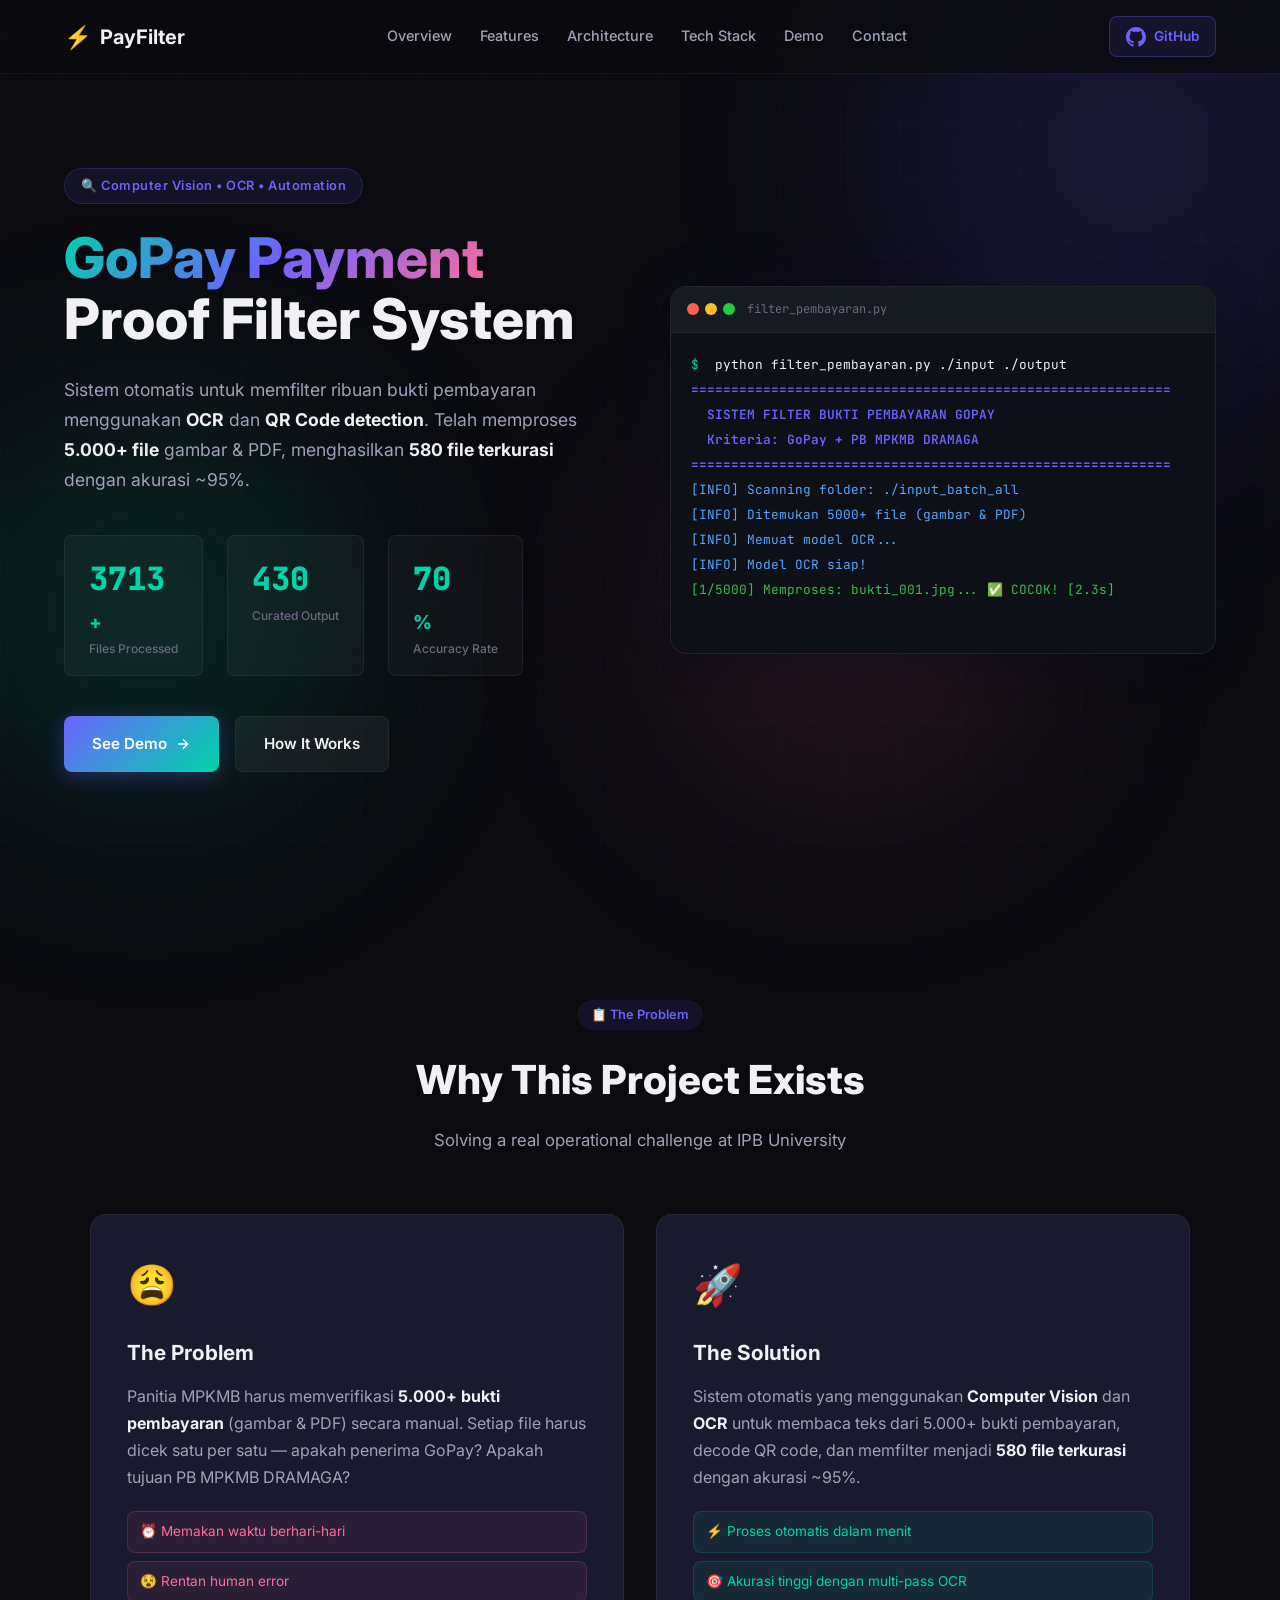
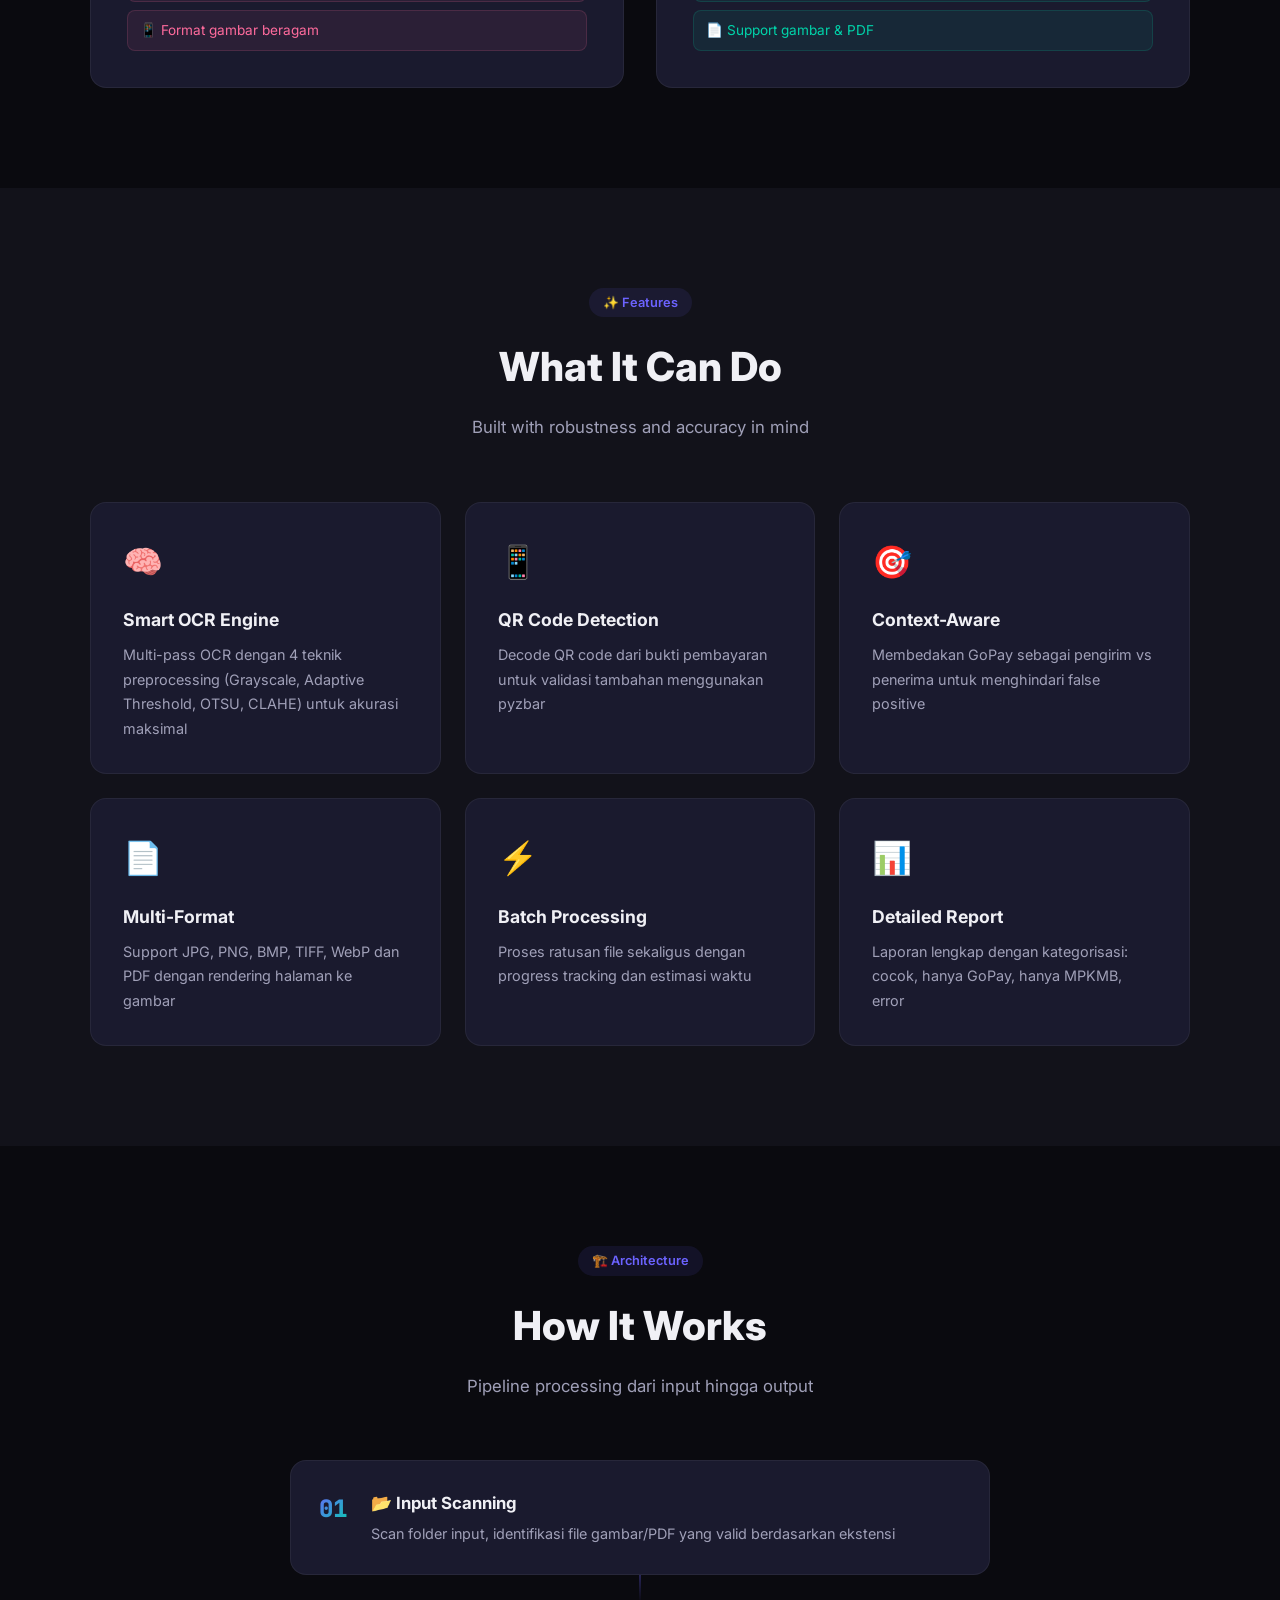
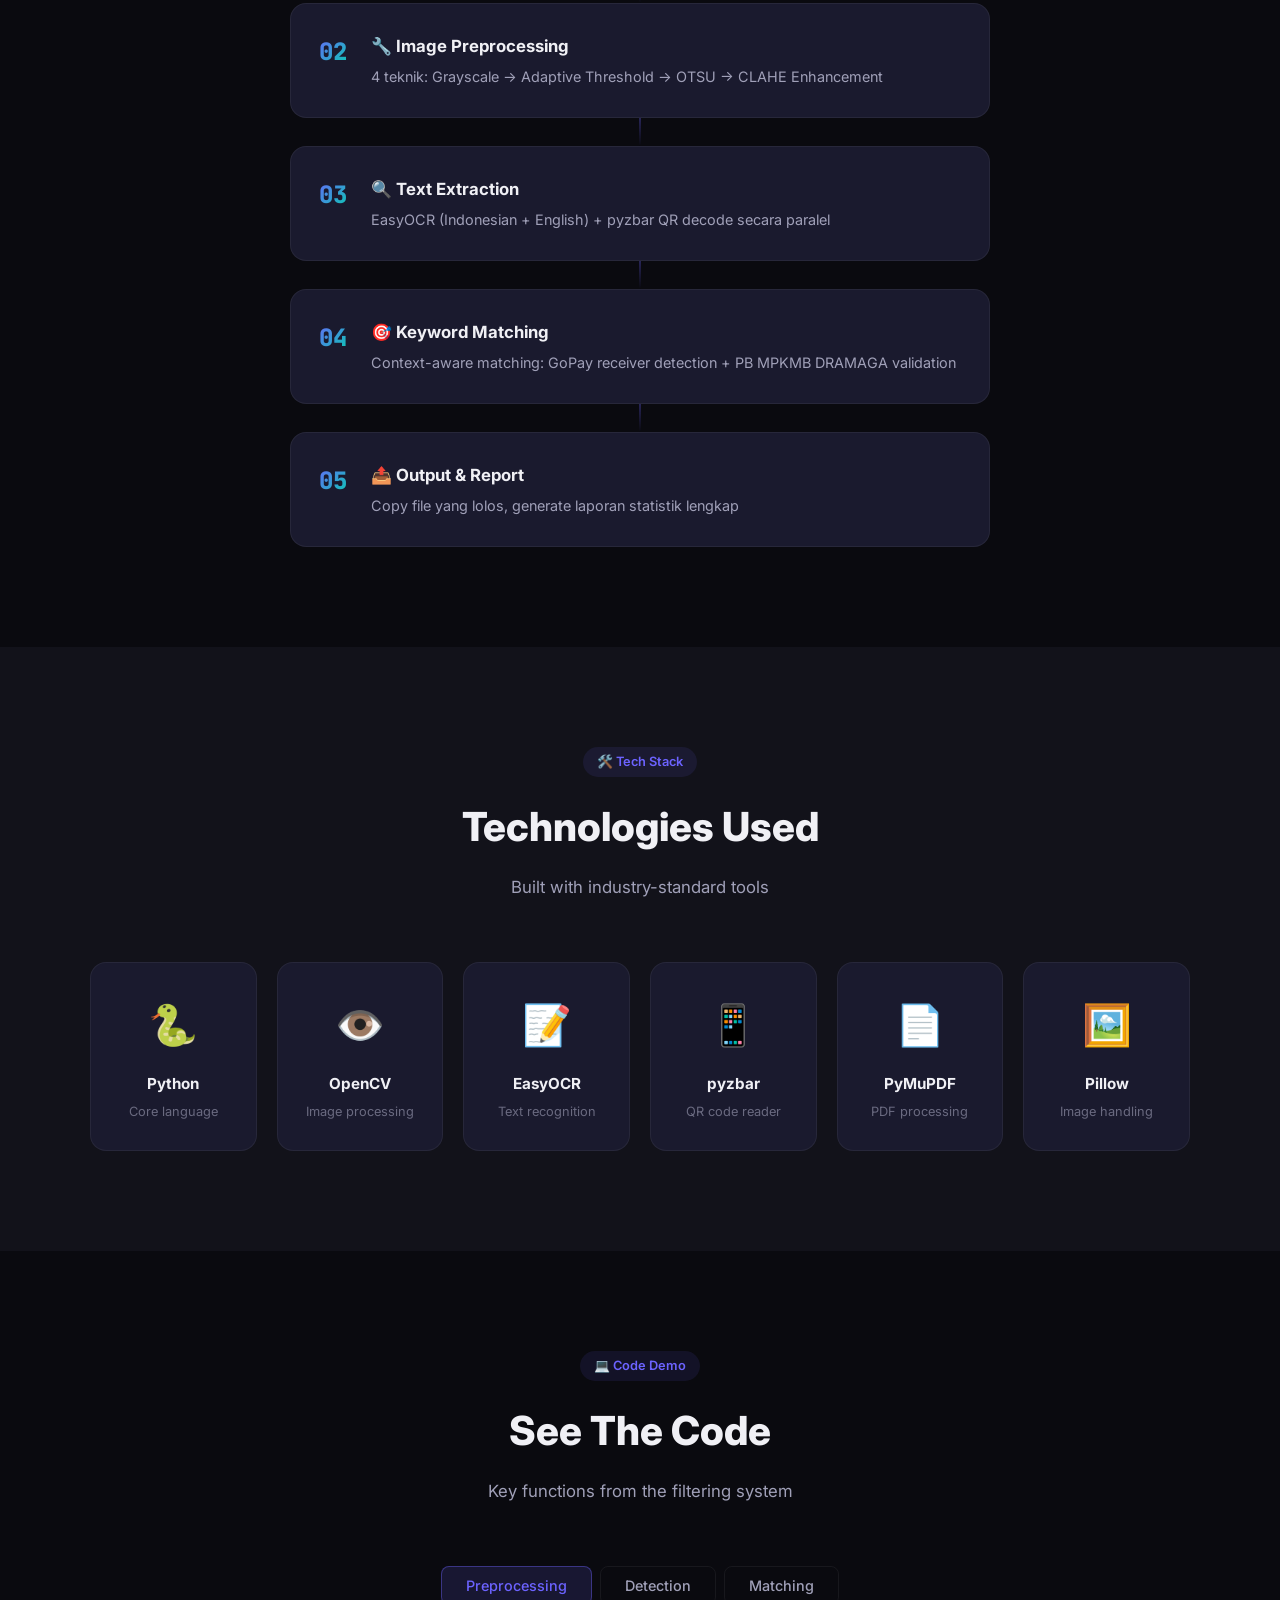
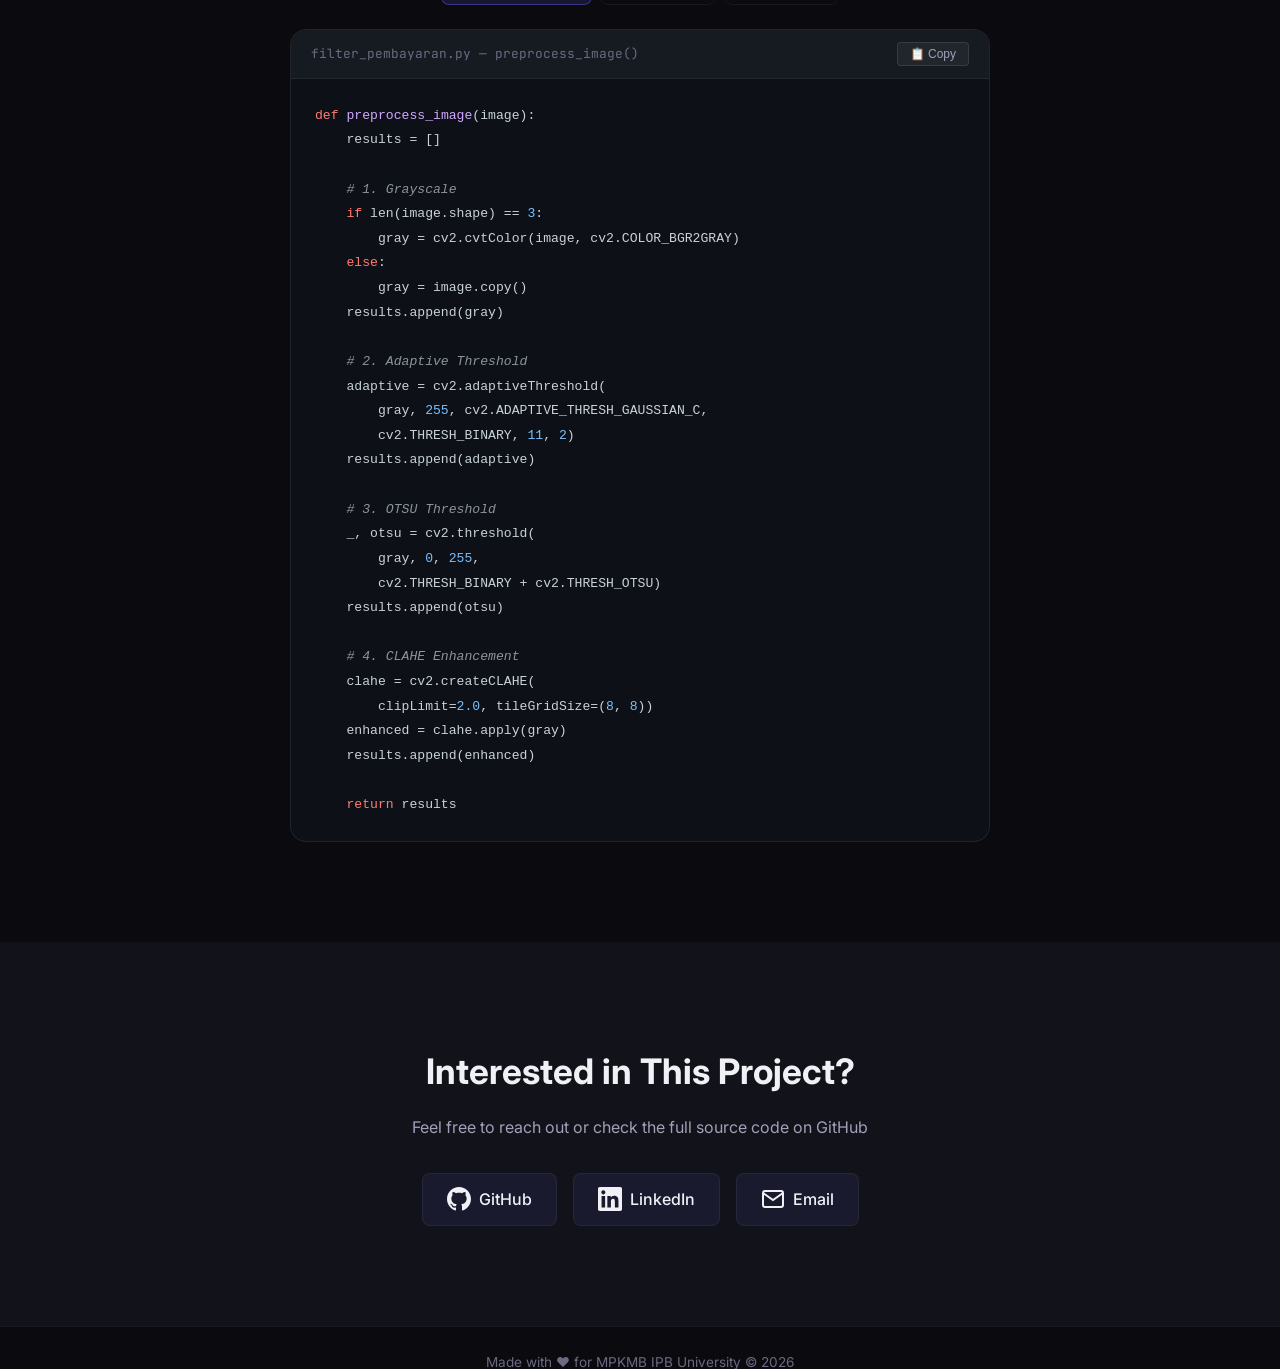
<file: index.html>
<!DOCTYPE html>
<html>
  <head>
    <meta charset="utf-8">
    <title>GoPay Payment Filter</title>
    <meta http-equiv="refresh" content="0; url=./portfolio/">
    <script>
      window.location.href = "./portfolio/";
    </script>
  </head>
  <body>
    <p>If you are not redirected automatically, follow this <a href="./portfolio/">link to the portfolio</a>.</p>
  </body>
</html>
</file>
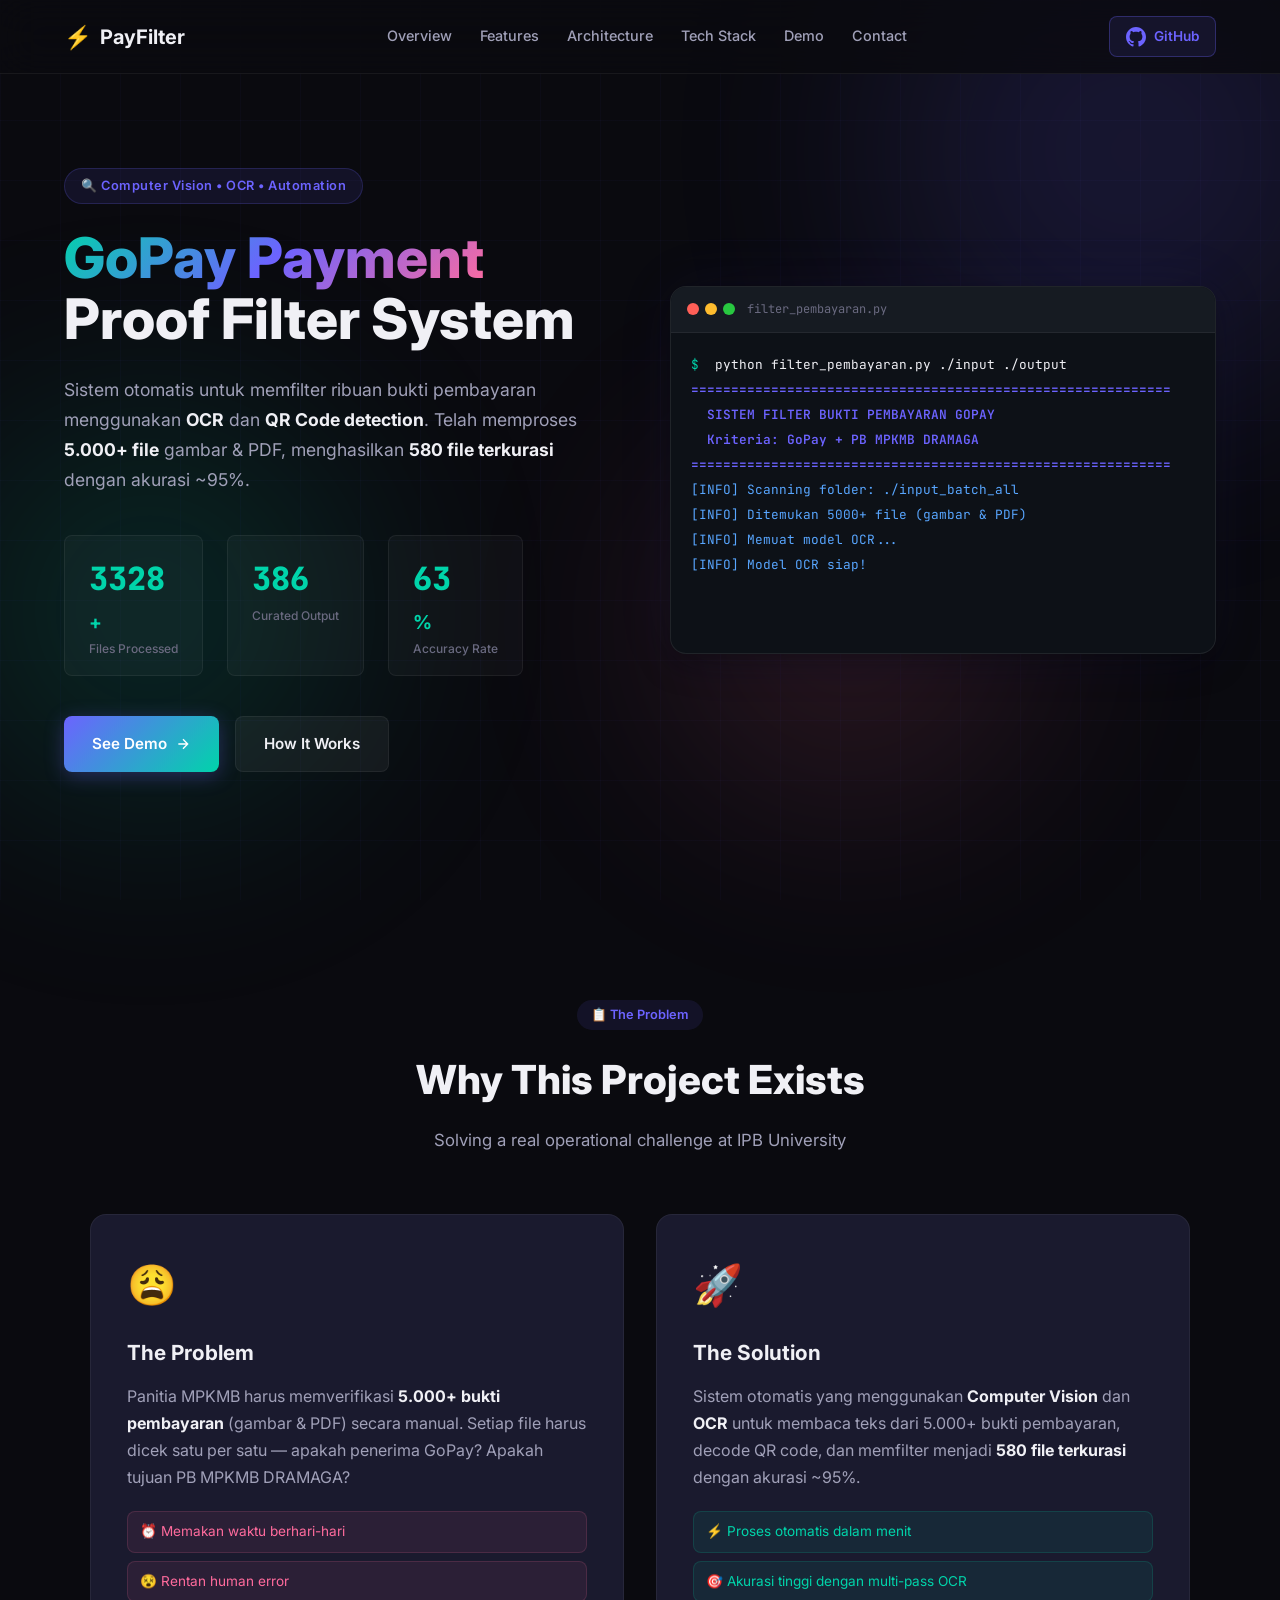
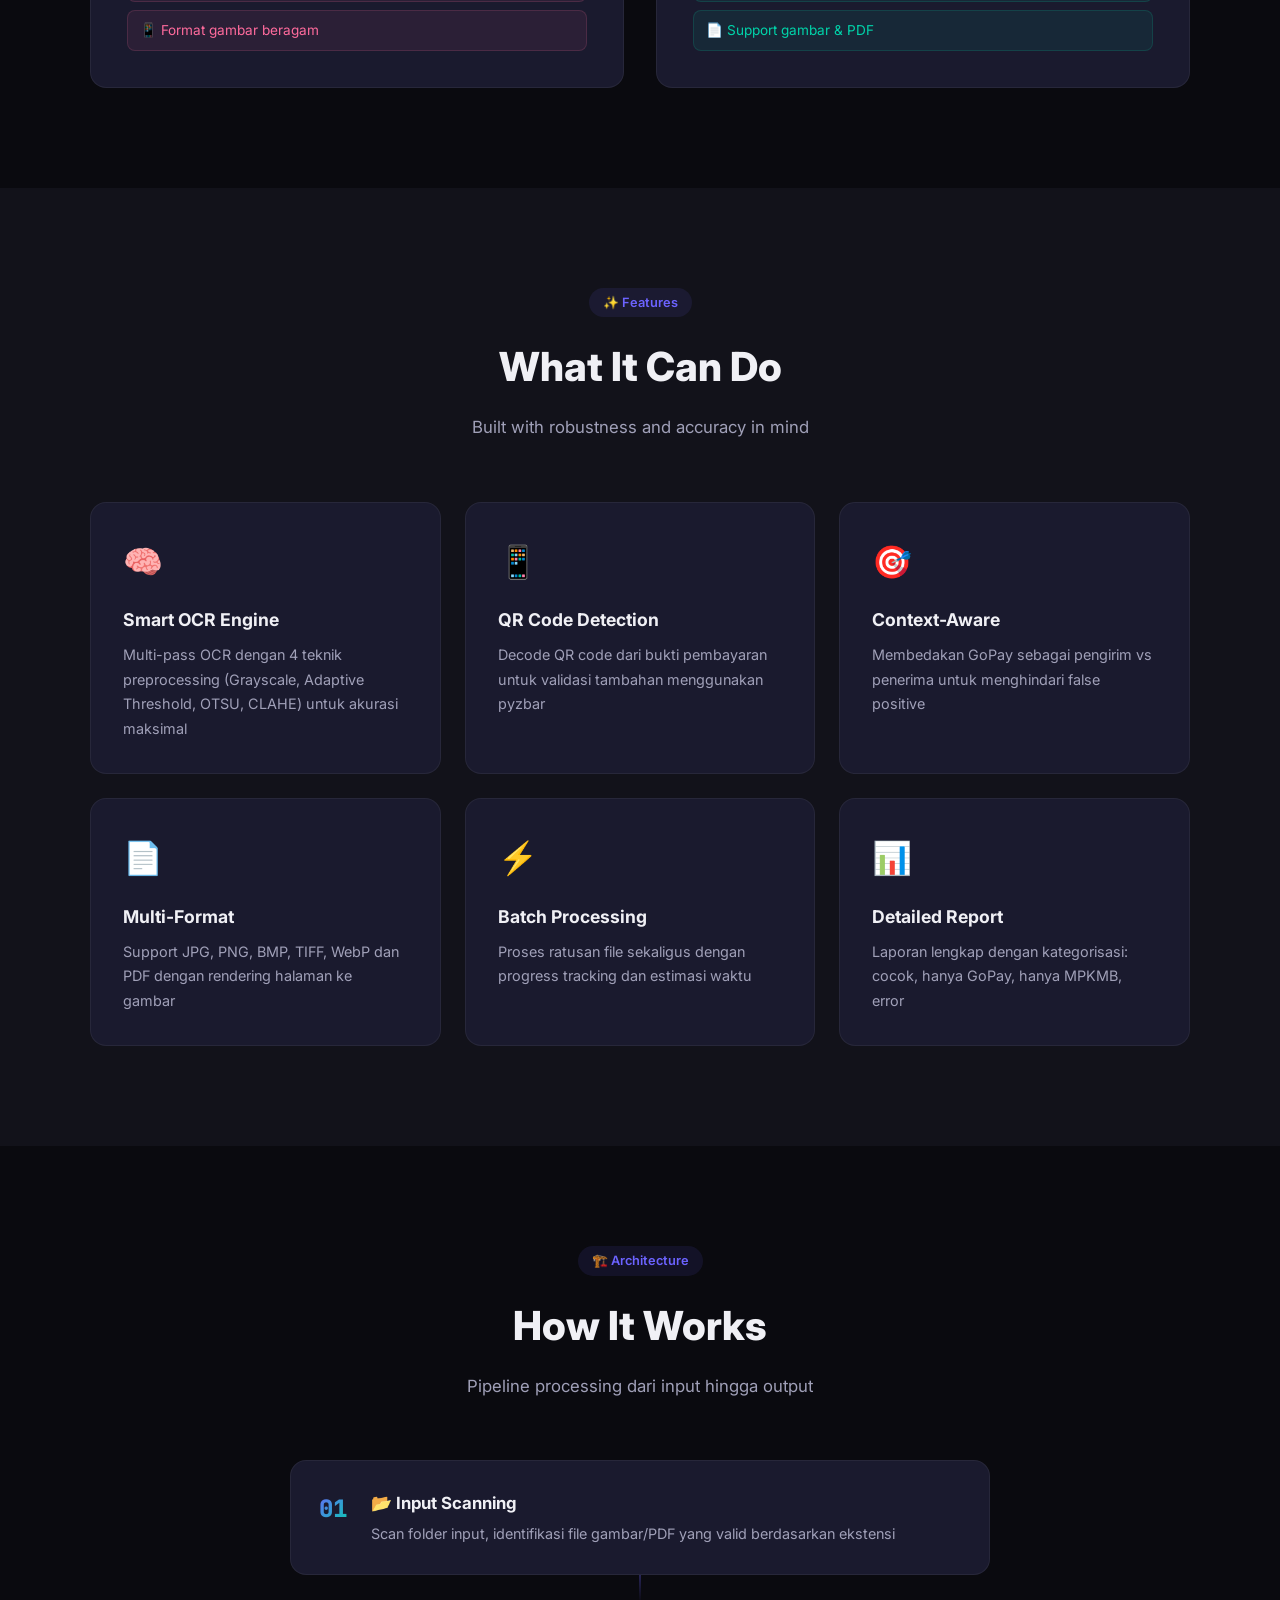
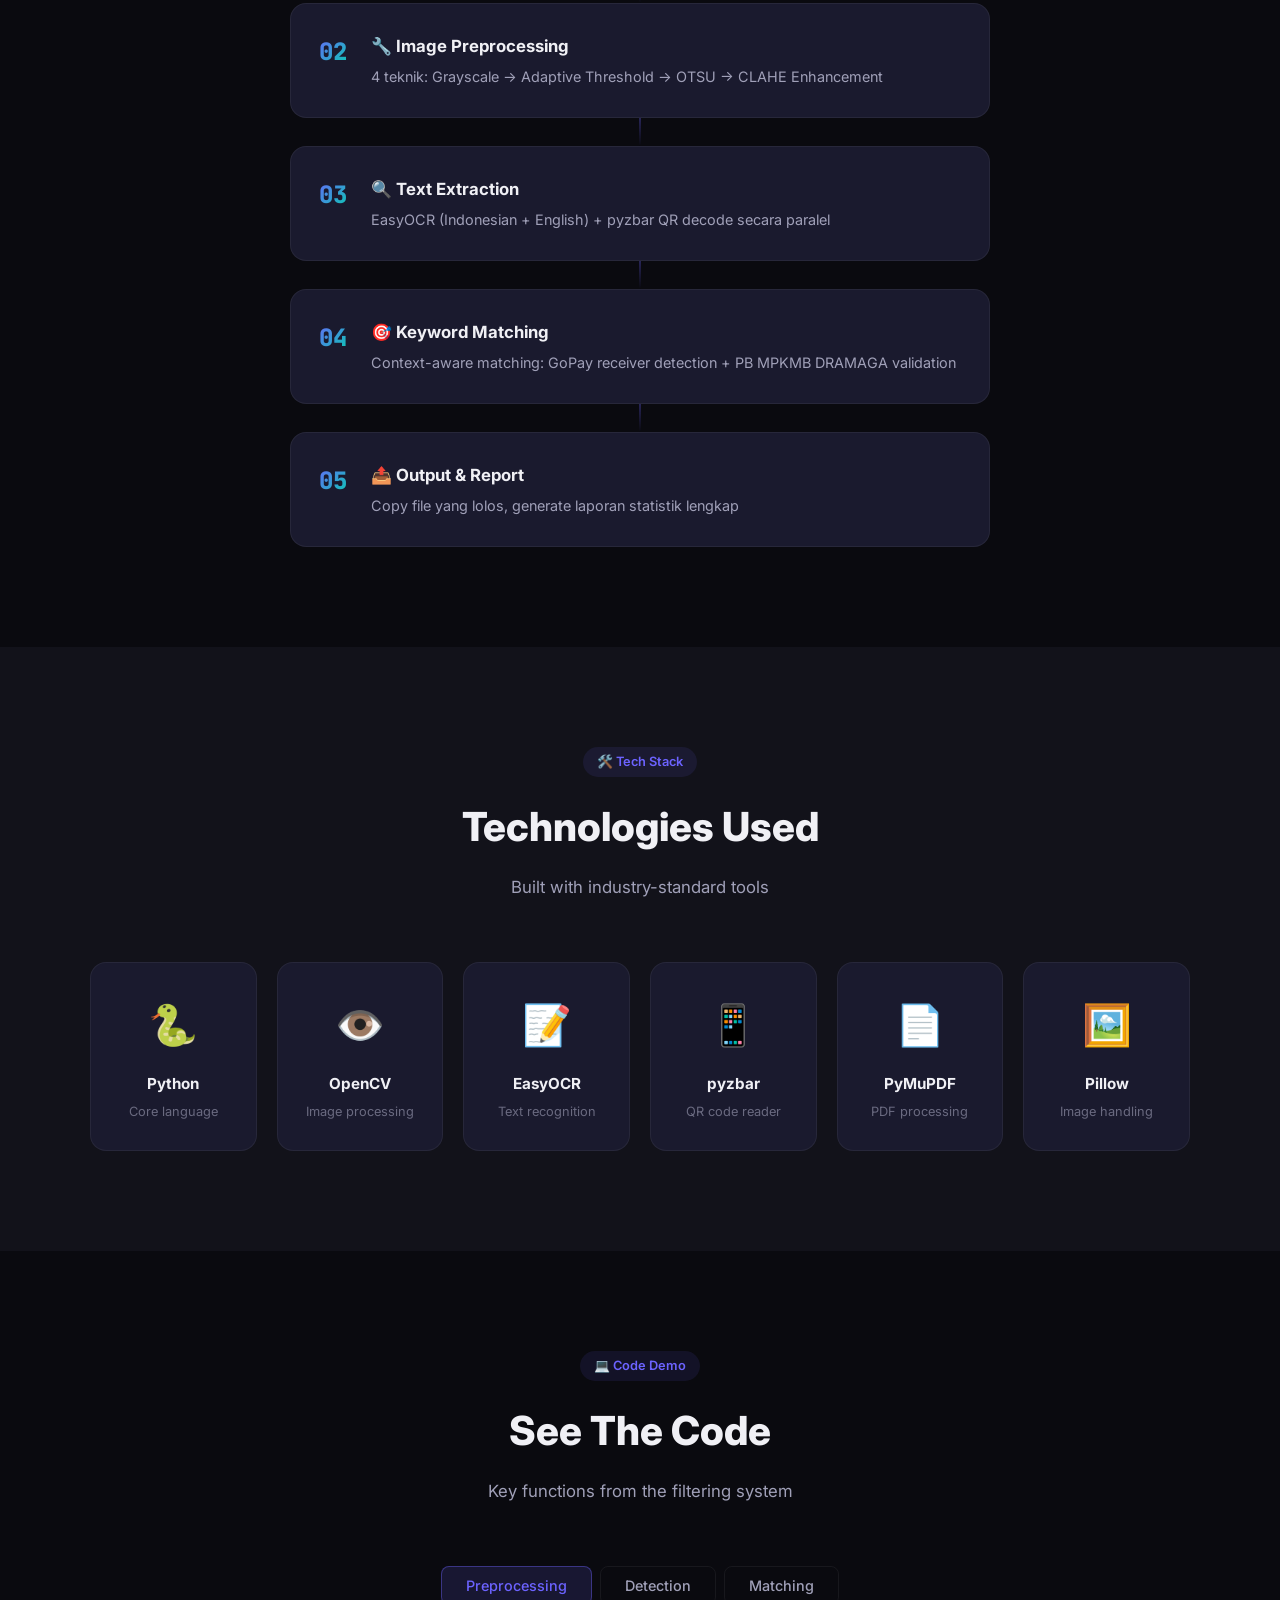
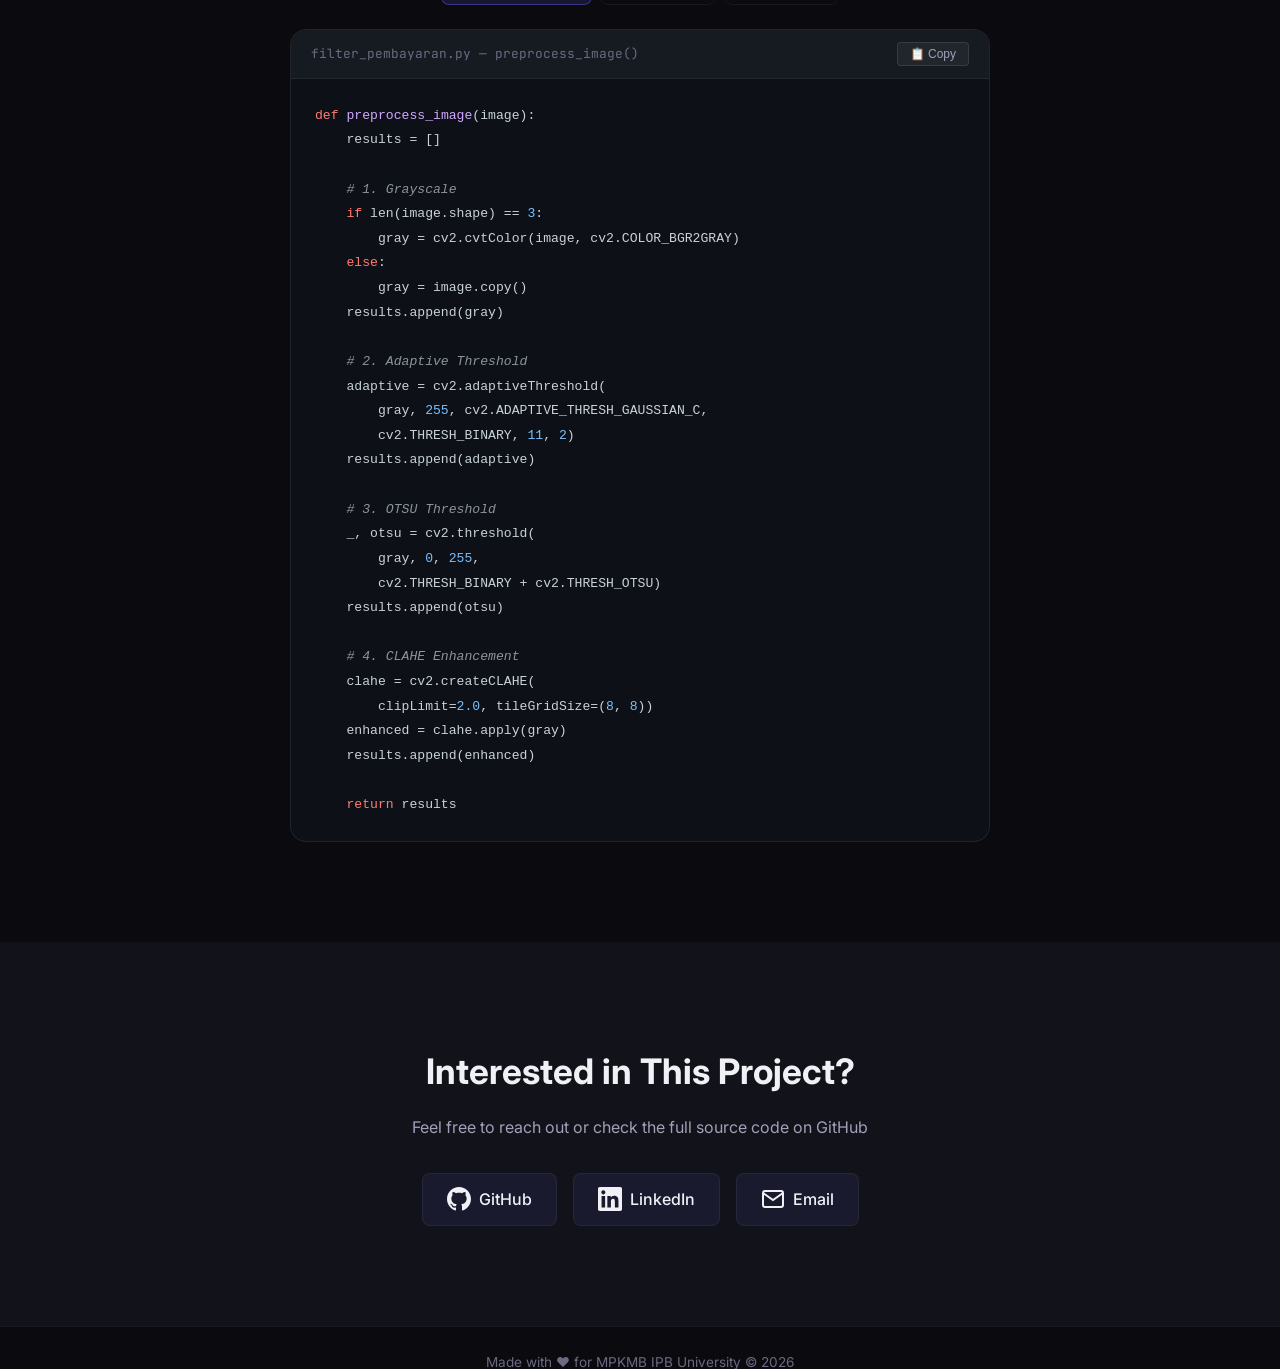
<file: portfolio/index.html>
<!DOCTYPE html>
<html lang="id">
<head>
    <meta charset="UTF-8">
    <meta name="viewport" content="width=device-width, initial-scale=1.0">
    <title>GoPay Payment Filter — Portfolio Project</title>
    <meta name="description" content="Sistem otomatis filter bukti pembayaran GoPay menggunakan OCR dan QR Code detection. Dibangun dengan Python, EasyOCR, OpenCV.">
    <link rel="preconnect" href="https://fonts.googleapis.com">
    <link href="https://fonts.googleapis.com/css2?family=Inter:wght@300;400;500;600;700;800;900&family=JetBrains+Mono:wght@400;500;600&display=swap" rel="stylesheet">
    <link rel="stylesheet" href="style.css">
</head>
<body>
    <!-- Animated background -->
    <div class="bg-grid"></div>
    <div class="glow glow-1"></div>
    <div class="glow glow-2"></div>
    <div class="glow glow-3"></div>

    <!-- Navigation -->
    <nav class="navbar" id="navbar">
        <div class="nav-container">
            <a href="#" class="nav-logo">
                <span class="logo-icon">⚡</span>
                <span>PayFilter</span>
            </a>
            <div class="nav-links">
                <a href="#overview">Overview</a>
                <a href="#features">Features</a>
                <a href="#architecture">Architecture</a>
                <a href="#tech">Tech Stack</a>
                <a href="#demo">Demo</a>
                <a href="#contact">Contact</a>
            </div>
            <a href="https://github.com/Nipebrian/gopay-payment-filter" target="_blank" class="btn-github">
                <svg width="20" height="20" viewBox="0 0 24 24" fill="currentColor"><path d="M12 0c-6.626 0-12 5.373-12 12 0 5.302 3.438 9.8 8.207 11.387.599.111.793-.261.793-.577v-2.234c-3.338.726-4.033-1.416-4.033-1.416-.546-1.387-1.333-1.756-1.333-1.756-1.089-.745.083-.729.083-.729 1.205.084 1.839 1.237 1.839 1.237 1.07 1.834 2.807 1.304 3.492.997.107-.775.418-1.305.762-1.604-2.665-.305-5.467-1.334-5.467-5.931 0-1.311.469-2.381 1.236-3.221-.124-.303-.535-1.524.117-3.176 0 0 1.008-.322 3.301 1.23.957-.266 1.983-.399 3.003-.404 1.02.005 2.047.138 3.006.404 2.291-1.552 3.297-1.23 3.297-1.23.653 1.653.242 2.874.118 3.176.77.84 1.235 1.911 1.235 3.221 0 4.609-2.807 5.624-5.479 5.921.43.372.823 1.102.823 2.222v3.293c0 .319.192.694.801.576 4.765-1.589 8.199-6.086 8.199-11.386 0-6.627-5.373-12-12-12z"/></svg>
                GitHub
            </a>
        </div>
    </nav>

    <!-- Hero Section -->
    <section class="hero" id="hero">
        <div class="hero-content">
            <div class="hero-badge">🔍 Computer Vision • OCR • Automation</div>
            <h1 class="hero-title">
                <span class="gradient-text">GoPay Payment</span><br>
                <span>Proof Filter System</span>
            </h1>
            <p class="hero-desc">
                Sistem otomatis untuk memfilter ribuan bukti pembayaran menggunakan 
                <strong>OCR</strong> dan <strong>QR Code detection</strong>. Telah memproses <strong>5.000+ file</strong> 
                gambar & PDF, menghasilkan <strong>580 file terkurasi</strong> dengan akurasi ~95%.
            </p>
            <div class="hero-stats">
                <div class="stat-card">
                    <span class="stat-number" data-target="5000">0</span><span class="stat-plus">+</span>
                    <span class="stat-label">Files Processed</span>
                </div>
                <div class="stat-card">
                    <span class="stat-number" data-target="580">0</span><span class="stat-plus"></span>
                    <span class="stat-label">Curated Output</span>
                </div>
                <div class="stat-card">
                    <span class="stat-number" data-target="95">0</span><span class="stat-plus">%</span>
                    <span class="stat-label">Accuracy Rate</span>
                </div>
            </div>
            <div class="hero-actions">
                <a href="#demo" class="btn btn-primary">
                    <span>See Demo</span>
                    <svg width="16" height="16" viewBox="0 0 24 24" fill="none" stroke="currentColor" stroke-width="2"><path d="M5 12h14M12 5l7 7-7 7"/></svg>
                </a>
                <a href="#architecture" class="btn btn-secondary">
                    <span>How It Works</span>
                </a>
            </div>
        </div>
        <div class="hero-visual">
            <div class="terminal">
                <div class="terminal-header">
                    <div class="terminal-dots">
                        <span class="dot red"></span>
                        <span class="dot yellow"></span>
                        <span class="dot green"></span>
                    </div>
                    <span class="terminal-title">filter_pembayaran.py</span>
                </div>
                <div class="terminal-body" id="terminal-output">
                    <div class="term-line"><span class="term-prompt">$</span> python filter_pembayaran.py ./input ./output</div>
                </div>
            </div>
        </div>
    </section>

    <!-- Overview -->
    <section class="section" id="overview">
        <div class="container">
            <div class="section-header">
                <span class="section-tag">📋 The Problem</span>
                <h2>Why This Project Exists</h2>
                <p>Solving a real operational challenge at IPB University</p>
            </div>
            <div class="overview-grid">
                <div class="overview-card problem">
                    <div class="card-icon">😩</div>
                    <h3>The Problem</h3>
                    <p>Panitia MPKMB harus memverifikasi <strong>5.000+ bukti pembayaran</strong> (gambar & PDF) secara manual. Setiap file harus dicek satu per satu — apakah penerima GoPay? Apakah tujuan PB MPKMB DRAMAGA?</p>
                    <div class="pain-points">
                        <span>⏰ Memakan waktu berhari-hari</span>
                        <span>😵 Rentan human error</span>
                        <span>📱 Format gambar beragam</span>
                    </div>
                </div>
                <div class="overview-card solution">
                    <div class="card-icon">🚀</div>
                    <h3>The Solution</h3>
                    <p>Sistem otomatis yang menggunakan <strong>Computer Vision</strong> dan <strong>OCR</strong> untuk membaca teks dari 5.000+ bukti pembayaran, decode QR code, dan memfilter menjadi <strong>580 file terkurasi</strong> dengan akurasi ~95%.</p>
                    <div class="pain-points success">
                        <span>⚡ Proses otomatis dalam menit</span>
                        <span>🎯 Akurasi tinggi dengan multi-pass OCR</span>
                        <span>📄 Support gambar & PDF</span>
                    </div>
                </div>
            </div>
        </div>
    </section>

    <!-- Features -->
    <section class="section section-dark" id="features">
        <div class="container">
            <div class="section-header">
                <span class="section-tag">✨ Features</span>
                <h2>What It Can Do</h2>
                <p>Built with robustness and accuracy in mind</p>
            </div>
            <div class="features-grid">
                <div class="feature-card">
                    <div class="feature-icon">🧠</div>
                    <h3>Smart OCR Engine</h3>
                    <p>Multi-pass OCR dengan 4 teknik preprocessing (Grayscale, Adaptive Threshold, OTSU, CLAHE) untuk akurasi maksimal</p>
                </div>
                <div class="feature-card">
                    <div class="feature-icon">📱</div>
                    <h3>QR Code Detection</h3>
                    <p>Decode QR code dari bukti pembayaran untuk validasi tambahan menggunakan pyzbar</p>
                </div>
                <div class="feature-card">
                    <div class="feature-icon">🎯</div>
                    <h3>Context-Aware</h3>
                    <p>Membedakan GoPay sebagai pengirim vs penerima untuk menghindari false positive</p>
                </div>
                <div class="feature-card">
                    <div class="feature-icon">📄</div>
                    <h3>Multi-Format</h3>
                    <p>Support JPG, PNG, BMP, TIFF, WebP dan PDF dengan rendering halaman ke gambar</p>
                </div>
                <div class="feature-card">
                    <div class="feature-icon">⚡</div>
                    <h3>Batch Processing</h3>
                    <p>Proses ratusan file sekaligus dengan progress tracking dan estimasi waktu</p>
                </div>
                <div class="feature-card">
                    <div class="feature-icon">📊</div>
                    <h3>Detailed Report</h3>
                    <p>Laporan lengkap dengan kategorisasi: cocok, hanya GoPay, hanya MPKMB, error</p>
                </div>
            </div>
        </div>
    </section>

    <!-- Architecture -->
    <section class="section" id="architecture">
        <div class="container">
            <div class="section-header">
                <span class="section-tag">🏗️ Architecture</span>
                <h2>How It Works</h2>
                <p>Pipeline processing dari input hingga output</p>
            </div>
            <div class="pipeline">
                <div class="pipeline-step">
                    <div class="step-number">01</div>
                    <div class="step-content">
                        <h3>📂 Input Scanning</h3>
                        <p>Scan folder input, identifikasi file gambar/PDF yang valid berdasarkan ekstensi</p>
                    </div>
                </div>
                <div class="pipeline-connector"></div>
                <div class="pipeline-step">
                    <div class="step-number">02</div>
                    <div class="step-content">
                        <h3>🔧 Image Preprocessing</h3>
                        <p>4 teknik: Grayscale → Adaptive Threshold → OTSU → CLAHE Enhancement</p>
                    </div>
                </div>
                <div class="pipeline-connector"></div>
                <div class="pipeline-step">
                    <div class="step-number">03</div>
                    <div class="step-content">
                        <h3>🔍 Text Extraction</h3>
                        <p>EasyOCR (Indonesian + English) + pyzbar QR decode secara paralel</p>
                    </div>
                </div>
                <div class="pipeline-connector"></div>
                <div class="pipeline-step">
                    <div class="step-number">04</div>
                    <div class="step-content">
                        <h3>🎯 Keyword Matching</h3>
                        <p>Context-aware matching: GoPay receiver detection + PB MPKMB DRAMAGA validation</p>
                    </div>
                </div>
                <div class="pipeline-connector"></div>
                <div class="pipeline-step">
                    <div class="step-number">05</div>
                    <div class="step-content">
                        <h3>📤 Output & Report</h3>
                        <p>Copy file yang lolos, generate laporan statistik lengkap</p>
                    </div>
                </div>
            </div>
        </div>
    </section>

    <!-- Tech Stack -->
    <section class="section section-dark" id="tech">
        <div class="container">
            <div class="section-header">
                <span class="section-tag">🛠️ Tech Stack</span>
                <h2>Technologies Used</h2>
                <p>Built with industry-standard tools</p>
            </div>
            <div class="tech-grid">
                <div class="tech-card">
                    <div class="tech-logo">🐍</div>
                    <h3>Python</h3>
                    <p>Core language</p>
                </div>
                <div class="tech-card">
                    <div class="tech-logo">👁️</div>
                    <h3>OpenCV</h3>
                    <p>Image processing</p>
                </div>
                <div class="tech-card">
                    <div class="tech-logo">📝</div>
                    <h3>EasyOCR</h3>
                    <p>Text recognition</p>
                </div>
                <div class="tech-card">
                    <div class="tech-logo">📱</div>
                    <h3>pyzbar</h3>
                    <p>QR code reader</p>
                </div>
                <div class="tech-card">
                    <div class="tech-logo">📄</div>
                    <h3>PyMuPDF</h3>
                    <p>PDF processing</p>
                </div>
                <div class="tech-card">
                    <div class="tech-logo">🖼️</div>
                    <h3>Pillow</h3>
                    <p>Image handling</p>
                </div>
            </div>
        </div>
    </section>

    <!-- Code Demo -->
    <section class="section" id="demo">
        <div class="container">
            <div class="section-header">
                <span class="section-tag">💻 Code Demo</span>
                <h2>See The Code</h2>
                <p>Key functions from the filtering system</p>
            </div>
            <div class="code-tabs">
                <button class="code-tab active" data-tab="preprocessing">Preprocessing</button>
                <button class="code-tab" data-tab="detection">Detection</button>
                <button class="code-tab" data-tab="matching">Matching</button>
            </div>
            <div class="code-panels">
                <div class="code-panel active" id="panel-preprocessing">
                    <div class="code-block">
                        <div class="code-header">
                            <span>filter_pembayaran.py — preprocess_image()</span>
                            <button class="copy-btn" onclick="copyCode(this)">📋 Copy</button>
                        </div>
                        <pre><code><span class="kw">def</span> <span class="fn">preprocess_image</span>(image):
    results = []

    <span class="cm"># 1. Grayscale</span>
    <span class="kw">if</span> len(image.shape) == <span class="num">3</span>:
        gray = cv2.cvtColor(image, cv2.COLOR_BGR2GRAY)
    <span class="kw">else</span>:
        gray = image.copy()
    results.append(gray)

    <span class="cm"># 2. Adaptive Threshold</span>
    adaptive = cv2.adaptiveThreshold(
        gray, <span class="num">255</span>, cv2.ADAPTIVE_THRESH_GAUSSIAN_C,
        cv2.THRESH_BINARY, <span class="num">11</span>, <span class="num">2</span>)
    results.append(adaptive)

    <span class="cm"># 3. OTSU Threshold</span>
    _, otsu = cv2.threshold(
        gray, <span class="num">0</span>, <span class="num">255</span>,
        cv2.THRESH_BINARY + cv2.THRESH_OTSU)
    results.append(otsu)

    <span class="cm"># 4. CLAHE Enhancement</span>
    clahe = cv2.createCLAHE(
        clipLimit=<span class="num">2.0</span>, tileGridSize=(<span class="num">8</span>, <span class="num">8</span>))
    enhanced = clahe.apply(gray)
    results.append(enhanced)

    <span class="kw">return</span> results</code></pre>
                    </div>
                </div>
                <div class="code-panel" id="panel-detection">
                    <div class="code-block">
                        <div class="code-header">
                            <span>filter_pembayaran.py — extract_text_ocr()</span>
                            <button class="copy-btn" onclick="copyCode(this)">📋 Copy</button>
                        </div>
                        <pre><code><span class="kw">def</span> <span class="fn">extract_text_ocr</span>(reader, image):
    all_texts = []
    image = resize_if_needed(image)
    preprocessed = preprocess_image(image)

    <span class="cm"># OCR on grayscale</span>
    <span class="kw">try</span>:
        results = reader.readtext(
            preprocessed[<span class="num">0</span>],
            detail=<span class="num">0</span>, paragraph=<span class="kw">True</span>)
        all_texts.extend(results)
    <span class="kw">except</span> Exception:
        <span class="kw">pass</span>

    <span class="cm"># Fallback: enhanced contrast</span>
    <span class="kw">if</span> len(all_texts) < <span class="num">3</span>:
        <span class="kw">try</span>:
            results = reader.readtext(
                preprocessed[<span class="num">3</span>],
                detail=<span class="num">0</span>, paragraph=<span class="kw">True</span>)
            all_texts.extend(results)
        <span class="kw">except</span> Exception:
            <span class="kw">pass</span>

    <span class="kw">return</span> all_texts</code></pre>
                    </div>
                </div>
                <div class="code-panel" id="panel-matching">
                    <div class="code-block">
                        <div class="code-header">
                            <span>filter_pembayaran.py — check_gopay_recipient()</span>
                            <button class="copy-btn" onclick="copyCode(this)">📋 Copy</button>
                        </div>
                        <pre><code><span class="kw">def</span> <span class="fn">check_gopay_recipient</span>(texts, qr_data):
    combined = <span class="str">" "</span>.join(texts).lower()
    qr_text = <span class="str">" "</span>.join(qr_data).lower()
    all_text = <span class="str">" "</span>.join(
        (combined + <span class="str">" "</span> + qr_text).split())

    <span class="cm"># 1. Exact phrase matching</span>
    <span class="kw">for</span> kw <span class="kw">in</span> GOPAY_RECEIVER_KEYWORDS:
        <span class="kw">if</span> kw <span class="kw">in</span> all_text:
            <span class="kw">return True</span>, kw

    <span class="cm"># 2. Context-aware detection</span>
    has_gopay = <span class="kw">any</span>(
        g <span class="kw">in</span> all_text
        <span class="kw">for</span> g <span class="kw">in</span> GOPAY_GENERAL)
    <span class="kw">if</span> has_gopay:
        is_sender = <span class="kw">any</span>(
            s <span class="kw">in</span> all_text
            <span class="kw">for</span> s <span class="kw">in</span> GOPAY_SENDER_KEYWORDS)
        has_recv = <span class="kw">any</span>(
            r <span class="kw">in</span> all_text
            <span class="kw">for</span> r <span class="kw">in</span> [<span class="str">"penerima"</span>,
                <span class="str">"ditransfer ke"</span>, <span class="str">"tujuan"</span>])
        <span class="kw">if</span> has_recv <span class="kw">and not</span> is_sender:
            <span class="kw">return True</span>, <span class="str">"gopay (context)"</span>

    <span class="kw">return False</span>, <span class="kw">None</span></code></pre>
                    </div>
                </div>
            </div>
        </div>
    </section>

    <!-- Contact -->
    <section class="section section-dark" id="contact">
        <div class="container">
            <div class="contact-content">
                <h2>Interested in This Project?</h2>
                <p>Feel free to reach out or check the full source code on GitHub</p>
                <div class="contact-links">
                    <a href="https://github.com/Nipebrian" class="contact-link" target="_blank">
                        <svg width="24" height="24" viewBox="0 0 24 24" fill="currentColor"><path d="M12 0c-6.626 0-12 5.373-12 12 0 5.302 3.438 9.8 8.207 11.387.599.111.793-.261.793-.577v-2.234c-3.338.726-4.033-1.416-4.033-1.416-.546-1.387-1.333-1.756-1.333-1.756-1.089-.745.083-.729.083-.729 1.205.084 1.839 1.237 1.839 1.237 1.07 1.834 2.807 1.304 3.492.997.107-.775.418-1.305.762-1.604-2.665-.305-5.467-1.334-5.467-5.931 0-1.311.469-2.381 1.236-3.221-.124-.303-.535-1.524.117-3.176 0 0 1.008-.322 3.301 1.23.957-.266 1.983-.399 3.003-.404 1.02.005 2.047.138 3.006.404 2.291-1.552 3.297-1.23 3.297-1.23.653 1.653.242 2.874.118 3.176.77.84 1.235 1.911 1.235 3.221 0 4.609-2.807 5.624-5.479 5.921.43.372.823 1.102.823 2.222v3.293c0 .319.192.694.801.576 4.765-1.589 8.199-6.086 8.199-11.386 0-6.627-5.373-12-12-12z"/></svg>
                        GitHub
                    </a>
                    <a href="https://linkedin.com/in/hanif-febrian-3a9688260/" class="contact-link" target="_blank">
                        <svg width="24" height="24" viewBox="0 0 24 24" fill="currentColor"><path d="M20.447 20.452h-3.554v-5.569c0-1.328-.027-3.037-1.852-3.037-1.853 0-2.136 1.445-2.136 2.939v5.667H9.351V9h3.414v1.561h.046c.477-.9 1.637-1.85 3.37-1.85 3.601 0 4.267 2.37 4.267 5.455v6.286zM5.337 7.433c-1.144 0-2.063-.926-2.063-2.065 0-1.138.92-2.063 2.063-2.063 1.14 0 2.064.925 2.064 2.063 0 1.139-.925 2.065-2.064 2.065zm1.782 13.019H3.555V9h3.564v11.452zM22.225 0H1.771C.792 0 0 .774 0 1.729v20.542C0 23.227.792 24 1.771 24h20.451C23.2 24 24 23.227 24 22.271V1.729C24 .774 23.2 0 22.222 0h.003z"/></svg>
                        LinkedIn
                    </a>
                    <a href="mailto:hanif.brian05@gmail.com" class="contact-link">
                        <svg width="24" height="24" viewBox="0 0 24 24" fill="none" stroke="currentColor" stroke-width="2"><path d="M4 4h16c1.1 0 2 .9 2 2v12c0 1.1-.9 2-2 2H4c-1.1 0-2-.9-2-2V6c0-1.1.9-2 2-2z"/><polyline points="22,6 12,13 2,6"/></svg>
                        Email
                    </a>
                </div>
            </div>
        </div>
    </section>

    <!-- Footer -->
    <footer class="footer">
        <p>Made with ❤️ for MPKMB IPB University &copy; 2026</p>
    </footer>

    <script src="script.js"></script>
</body>
</html>
</file>
<file: portfolio/style.css>
/* ===== ROOT & RESET ===== */
:root {
    --bg-primary: #0a0a0f;
    --bg-secondary: #12121a;
    --bg-card: #1a1a2e;
    --bg-card-hover: #22223a;
    --text-primary: #f0f0f5;
    --text-secondary: #a0a0b8;
    --text-muted: #6a6a80;
    --accent-1: #6c63ff;
    --accent-2: #00d4aa;
    --accent-3: #ff6b9d;
    --gradient-1: linear-gradient(135deg, #6c63ff, #00d4aa);
    --gradient-2: linear-gradient(135deg, #ff6b9d, #6c63ff);
    --gradient-3: linear-gradient(135deg, #00d4aa, #6c63ff, #ff6b9d);
    --border: rgba(255,255,255,0.06);
    --shadow: 0 8px 32px rgba(0,0,0,0.4);
    --radius: 16px;
    --radius-sm: 8px;
    --font: 'Inter', -apple-system, sans-serif;
    --mono: 'JetBrains Mono', monospace;
}

*, *::before, *::after {
    margin: 0; padding: 0; box-sizing: border-box;
}

html {
    scroll-behavior: smooth;
    scroll-padding-top: 80px;
}

body {
    font-family: var(--font);
    background: var(--bg-primary);
    color: var(--text-primary);
    line-height: 1.7;
    overflow-x: hidden;
    -webkit-font-smoothing: antialiased;
}

/* ===== ANIMATED BACKGROUND ===== */
.bg-grid {
    position: fixed; inset: 0; z-index: -2;
    background-image:
        linear-gradient(rgba(108,99,255,0.03) 1px, transparent 1px),
        linear-gradient(90deg, rgba(108,99,255,0.03) 1px, transparent 1px);
    background-size: 60px 60px;
}

.glow {
    position: fixed; border-radius: 50%; filter: blur(120px); z-index: -1;
    opacity: 0.15; pointer-events: none;
}
.glow-1 { width: 500px; height: 500px; background: var(--accent-1); top: -100px; right: -100px; animation: float 15s ease-in-out infinite; }
.glow-2 { width: 400px; height: 400px; background: var(--accent-2); bottom: 10%; left: -50px; animation: float 20s ease-in-out infinite reverse; }
.glow-3 { width: 350px; height: 350px; background: var(--accent-3); top: 50%; right: 20%; animation: float 18s ease-in-out infinite 3s; }

@keyframes float {
    0%, 100% { transform: translate(0, 0) scale(1); }
    33% { transform: translate(30px, -30px) scale(1.05); }
    66% { transform: translate(-20px, 20px) scale(0.95); }
}

/* ===== NAVBAR ===== */
.navbar {
    position: fixed; top: 0; left: 0; right: 0; z-index: 1000;
    background: rgba(10,10,15,0.8);
    backdrop-filter: blur(20px);
    border-bottom: 1px solid var(--border);
    transition: all 0.3s ease;
}
.navbar.scrolled { background: rgba(10,10,15,0.95); box-shadow: 0 4px 20px rgba(0,0,0,0.3); }

.nav-container {
    max-width: 1200px; margin: 0 auto;
    display: flex; align-items: center; justify-content: space-between;
    padding: 16px 24px;
}

.nav-logo {
    display: flex; align-items: center; gap: 8px;
    font-size: 1.25rem; font-weight: 700; color: var(--text-primary);
    text-decoration: none;
}
.logo-icon { font-size: 1.4rem; }

.nav-links { display: flex; gap: 28px; }
.nav-links a {
    color: var(--text-secondary); text-decoration: none;
    font-size: 0.9rem; font-weight: 500;
    transition: color 0.2s;
    position: relative;
}
.nav-links a:hover { color: var(--text-primary); }
.nav-links a::after {
    content: ''; position: absolute; bottom: -4px; left: 0; width: 0;
    height: 2px; background: var(--gradient-1); border-radius: 1px;
    transition: width 0.3s;
}
.nav-links a:hover::after { width: 100%; }

.btn-github {
    display: flex; align-items: center; gap: 8px;
    padding: 8px 16px; border-radius: var(--radius-sm);
    background: rgba(108,99,255,0.1); border: 1px solid rgba(108,99,255,0.3);
    color: var(--accent-1); text-decoration: none;
    font-size: 0.85rem; font-weight: 600;
    transition: all 0.3s;
}
.btn-github:hover {
    background: rgba(108,99,255,0.2); border-color: var(--accent-1);
    transform: translateY(-1px);
}

/* ===== HERO ===== */
.hero {
    min-height: 100vh;
    display: grid; grid-template-columns: 1fr 1fr;
    align-items: center; gap: 60px;
    max-width: 1200px; margin: 0 auto;
    padding: 120px 24px 80px;
}

.hero-badge {
    display: inline-block;
    padding: 6px 16px; border-radius: 20px;
    background: rgba(108,99,255,0.1); border: 1px solid rgba(108,99,255,0.2);
    color: var(--accent-1); font-size: 0.8rem; font-weight: 600;
    letter-spacing: 0.5px; margin-bottom: 24px;
    animation: fadeInUp 0.6s ease-out;
}

.hero-title {
    font-size: 3.5rem; font-weight: 800; line-height: 1.1;
    margin-bottom: 24px;
    animation: fadeInUp 0.6s ease-out 0.1s both;
}

.gradient-text {
    background: var(--gradient-3);
    -webkit-background-clip: text;
    -webkit-text-fill-color: transparent;
    background-clip: text;
}

.hero-desc {
    font-size: 1.1rem; color: var(--text-secondary);
    max-width: 520px; margin-bottom: 40px;
    animation: fadeInUp 0.6s ease-out 0.2s both;
}
.hero-desc strong { color: var(--text-primary); }

.hero-stats {
    display: flex; gap: 24px; margin-bottom: 40px;
    animation: fadeInUp 0.6s ease-out 0.3s both;
}

.stat-card {
    display: flex; flex-direction: column;
    padding: 16px 24px; border-radius: var(--radius-sm);
    background: rgba(255,255,255,0.03); border: 1px solid var(--border);
}
.stat-number {
    font-size: 2rem; font-weight: 800; color: var(--accent-2);
    font-family: var(--mono);
}
.stat-plus { font-size: 1.2rem; font-weight: 700; color: var(--accent-2); }
.stat-label { font-size: 0.75rem; color: var(--text-muted); font-weight: 500; }

.hero-actions {
    display: flex; gap: 16px;
    animation: fadeInUp 0.6s ease-out 0.4s both;
}

.btn {
    display: inline-flex; align-items: center; gap: 8px;
    padding: 14px 28px; border-radius: var(--radius-sm);
    font-size: 0.95rem; font-weight: 600; text-decoration: none;
    transition: all 0.3s; cursor: pointer; border: none;
}
.btn-primary {
    background: var(--gradient-1); color: #fff;
    box-shadow: 0 4px 20px rgba(108,99,255,0.3);
}
.btn-primary:hover { transform: translateY(-2px); box-shadow: 0 8px 30px rgba(108,99,255,0.4); }
.btn-secondary {
    background: rgba(255,255,255,0.05); color: var(--text-primary);
    border: 1px solid var(--border);
}
.btn-secondary:hover { background: rgba(255,255,255,0.1); transform: translateY(-2px); }

/* Terminal */
.hero-visual {
    animation: fadeInUp 0.8s ease-out 0.3s both;
}
.terminal {
    border-radius: var(--radius);
    overflow: hidden;
    background: #0d1117;
    border: 1px solid rgba(255,255,255,0.08);
    box-shadow: var(--shadow), 0 0 60px rgba(108,99,255,0.08);
}
.terminal-header {
    display: flex; align-items: center; gap: 12px;
    padding: 12px 16px; background: #161b22;
    border-bottom: 1px solid rgba(255,255,255,0.06);
}
.terminal-dots { display: flex; gap: 6px; }
.dot { width: 12px; height: 12px; border-radius: 50%; }
.dot.red { background: #ff5f57; } .dot.yellow { background: #febc2e; } .dot.green { background: #28c840; }
.terminal-title { font-size: 0.75rem; color: var(--text-muted); font-family: var(--mono); }
.terminal-body {
    padding: 20px; font-family: var(--mono); font-size: 0.8rem;
    line-height: 1.8; min-height: 320px; max-height: 400px; overflow-y: auto;
}
.term-line { margin-bottom: 2px; white-space: pre-wrap; }
.term-prompt { color: var(--accent-2); margin-right: 8px; }
.term-info { color: #58a6ff; }
.term-success { color: #3fb950; }
.term-warn { color: #d29922; }
.term-error { color: #f85149; }
.term-dim { color: var(--text-muted); }
.term-header { color: var(--accent-1); font-weight: 600; }

/* ===== SECTIONS ===== */
.section { padding: 100px 24px; }
.section-dark { background: var(--bg-secondary); }
.container { max-width: 1100px; margin: 0 auto; }

.section-header { text-align: center; margin-bottom: 60px; }
.section-tag {
    display: inline-block; padding: 4px 14px; border-radius: 20px;
    background: rgba(108,99,255,0.1); color: var(--accent-1);
    font-size: 0.8rem; font-weight: 600; margin-bottom: 16px;
}
.section-header h2 { font-size: 2.5rem; font-weight: 800; margin-bottom: 12px; }
.section-header p { color: var(--text-secondary); font-size: 1.05rem; }

/* ===== OVERVIEW ===== */
.overview-grid { display: grid; grid-template-columns: 1fr 1fr; gap: 32px; }
.overview-card {
    padding: 36px; border-radius: var(--radius);
    background: var(--bg-card); border: 1px solid var(--border);
    transition: all 0.3s;
}
.overview-card:hover { transform: translateY(-4px); border-color: rgba(108,99,255,0.3); }
.card-icon { font-size: 2.5rem; margin-bottom: 16px; }
.overview-card h3 { font-size: 1.3rem; margin-bottom: 12px; }
.overview-card p { color: var(--text-secondary); margin-bottom: 20px; }
.overview-card p strong { color: var(--text-primary); }

.pain-points { display: flex; flex-direction: column; gap: 8px; }
.pain-points span {
    padding: 8px 12px; border-radius: var(--radius-sm); font-size: 0.85rem;
    background: rgba(255,107,157,0.08); color: var(--accent-3);
    border: 1px solid rgba(255,107,157,0.15);
}
.pain-points.success span {
    background: rgba(0,212,170,0.08); color: var(--accent-2);
    border-color: rgba(0,212,170,0.15);
}

/* ===== FEATURES ===== */
.features-grid { display: grid; grid-template-columns: repeat(3, 1fr); gap: 24px; }
.feature-card {
    padding: 32px; border-radius: var(--radius);
    background: var(--bg-card); border: 1px solid var(--border);
    transition: all 0.3s;
}
.feature-card:hover { transform: translateY(-4px); border-color: rgba(108,99,255,0.3); box-shadow: 0 12px 40px rgba(0,0,0,0.3); }
.feature-icon { font-size: 2rem; margin-bottom: 16px; }
.feature-card h3 { font-size: 1.1rem; margin-bottom: 8px; }
.feature-card p { color: var(--text-secondary); font-size: 0.9rem; }

/* ===== PIPELINE ===== */
.pipeline { max-width: 700px; margin: 0 auto; }
.pipeline-step {
    display: flex; gap: 24px; align-items: flex-start;
    padding: 28px; border-radius: var(--radius);
    background: var(--bg-card); border: 1px solid var(--border);
    transition: all 0.3s;
}
.pipeline-step:hover { border-color: rgba(108,99,255,0.3); transform: translateX(8px); }
.step-number {
    font-size: 1.5rem; font-weight: 800; font-family: var(--mono);
    background: var(--gradient-1); -webkit-background-clip: text;
    -webkit-text-fill-color: transparent; background-clip: text;
    flex-shrink: 0;
}
.step-content h3 { font-size: 1.05rem; margin-bottom: 4px; }
.step-content p { color: var(--text-secondary); font-size: 0.9rem; }

.pipeline-connector {
    width: 2px; height: 28px; margin: 0 auto;
    background: linear-gradient(to bottom, rgba(108,99,255,0.3), transparent);
}

/* ===== TECH GRID ===== */
.tech-grid { display: grid; grid-template-columns: repeat(6, 1fr); gap: 20px; }
.tech-card {
    text-align: center; padding: 28px 16px; border-radius: var(--radius);
    background: var(--bg-card); border: 1px solid var(--border);
    transition: all 0.3s;
}
.tech-card:hover { transform: translateY(-4px); border-color: rgba(108,99,255,0.3); }
.tech-logo { font-size: 2.5rem; margin-bottom: 12px; }
.tech-card h3 { font-size: 0.95rem; margin-bottom: 4px; }
.tech-card p { color: var(--text-muted); font-size: 0.8rem; }

/* ===== CODE DEMO ===== */
.code-tabs { display: flex; gap: 8px; justify-content: center; margin-bottom: 24px; }
.code-tab {
    padding: 10px 24px; border-radius: var(--radius-sm); border: 1px solid var(--border);
    background: transparent; color: var(--text-secondary);
    font-family: var(--font); font-size: 0.9rem; font-weight: 500;
    cursor: pointer; transition: all 0.3s;
}
.code-tab:hover { background: rgba(108,99,255,0.1); color: var(--text-primary); }
.code-tab.active {
    background: rgba(108,99,255,0.15); color: var(--accent-1);
    border-color: rgba(108,99,255,0.4);
}

.code-panel { display: none; }
.code-panel.active { display: block; animation: fadeIn 0.3s ease; }

.code-block {
    border-radius: var(--radius); overflow: hidden;
    background: #0d1117; border: 1px solid rgba(255,255,255,0.08);
    max-width: 700px; margin: 0 auto;
}
.code-header {
    display: flex; justify-content: space-between; align-items: center;
    padding: 12px 20px; background: #161b22;
    border-bottom: 1px solid rgba(255,255,255,0.06);
    font-size: 0.8rem; color: var(--text-muted); font-family: var(--mono);
}
.copy-btn {
    background: rgba(255,255,255,0.05); border: 1px solid rgba(255,255,255,0.1);
    color: var(--text-secondary); padding: 4px 12px; border-radius: 4px;
    font-size: 0.75rem; cursor: pointer; transition: all 0.2s;
}
.copy-btn:hover { background: rgba(255,255,255,0.1); color: var(--text-primary); }

.code-block pre {
    padding: 24px; overflow-x: auto; font-family: var(--mono);
    font-size: 0.82rem; line-height: 1.8;
}
.code-block code { color: #c9d1d9; }
.kw { color: #ff7b72; }
.fn { color: #d2a8ff; }
.str { color: #a5d6ff; }
.num { color: #79c0ff; }
.cm { color: #8b949e; font-style: italic; }

/* ===== CONTACT ===== */
.contact-content { text-align: center; max-width: 600px; margin: 0 auto; }
.contact-content h2 { font-size: 2.2rem; margin-bottom: 12px; }
.contact-content p { color: var(--text-secondary); margin-bottom: 32px; }
.contact-links { display: flex; gap: 16px; justify-content: center; }
.contact-link {
    display: flex; align-items: center; gap: 8px;
    padding: 12px 24px; border-radius: var(--radius-sm);
    background: var(--bg-card); border: 1px solid var(--border);
    color: var(--text-primary); text-decoration: none;
    font-weight: 500; transition: all 0.3s;
}
.contact-link:hover { transform: translateY(-2px); border-color: rgba(108,99,255,0.4); background: var(--bg-card-hover); }

/* ===== FOOTER ===== */
.footer {
    text-align: center; padding: 24px;
    border-top: 1px solid var(--border);
    color: var(--text-muted); font-size: 0.85rem;
}

/* ===== ANIMATIONS ===== */
@keyframes fadeInUp {
    from { opacity: 0; transform: translateY(20px); }
    to { opacity: 1; transform: translateY(0); }
}
@keyframes fadeIn {
    from { opacity: 0; } to { opacity: 1; }
}

/* ===== RESPONSIVE ===== */
@media (max-width: 900px) {
    .hero { grid-template-columns: 1fr; padding-top: 100px; }
    .hero-title { font-size: 2.5rem; }
    .hero-stats { flex-wrap: wrap; }
    .overview-grid { grid-template-columns: 1fr; }
    .features-grid { grid-template-columns: 1fr 1fr; }
    .tech-grid { grid-template-columns: repeat(3, 1fr); }
    .nav-links { display: none; }
}
@media (max-width: 600px) {
    .hero-title { font-size: 2rem; }
    .features-grid { grid-template-columns: 1fr; }
    .tech-grid { grid-template-columns: repeat(2, 1fr); }
    .contact-links { flex-direction: column; align-items: center; }
    .hero-actions { flex-direction: column; }
}
</file>
